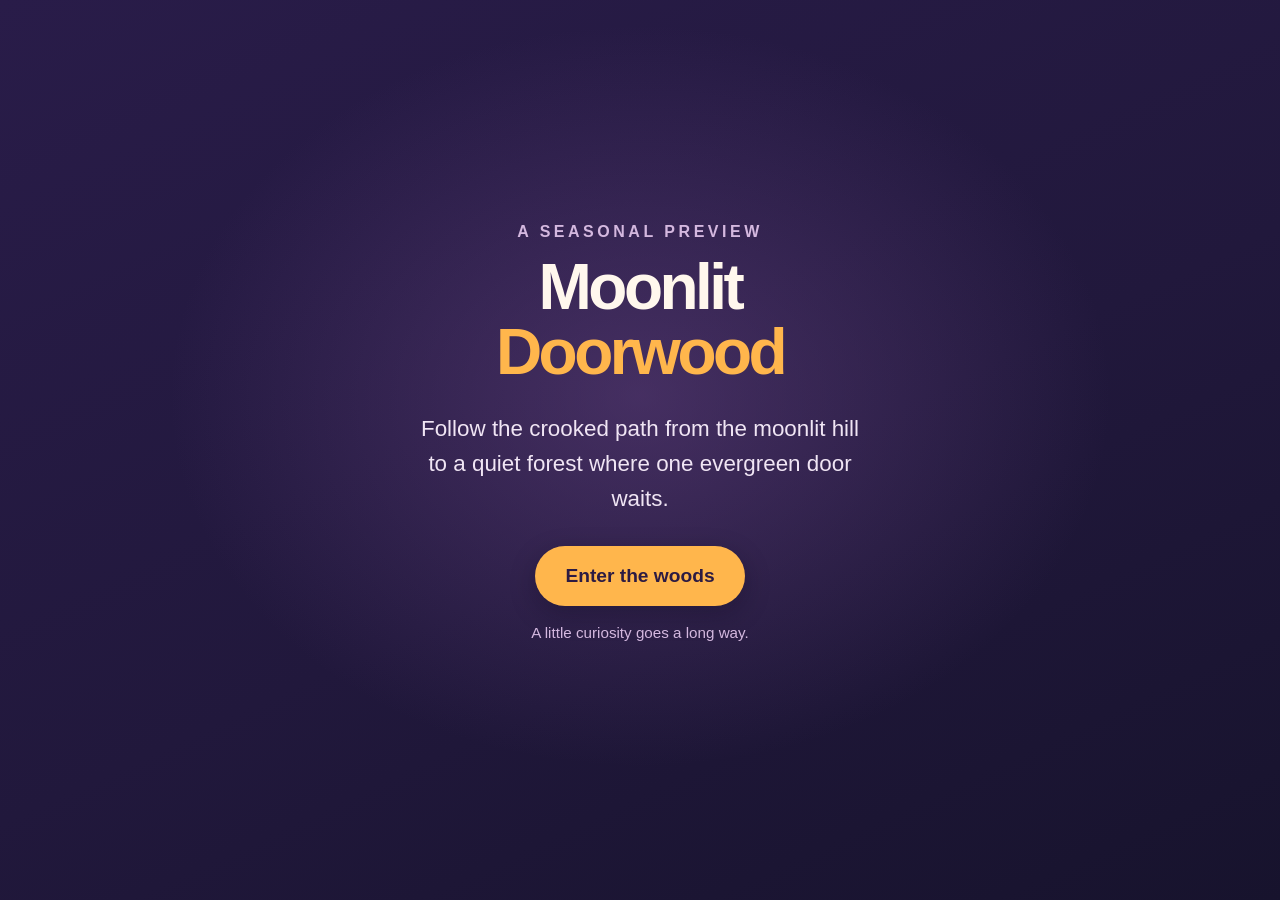
<file: index.html>
<!doctype html>
<html lang="en">
  <head>
    <meta charset="utf-8">
    <meta name="viewport" content="width=device-width, initial-scale=1">
    <meta name="theme-color" content="#0a0d1a">
    <title>Moonlit Doorwood</title>
    <link rel="stylesheet" href="styles.css">
    <script src="app.js" defer></script>
    <script src="door-story.js" defer></script>
    <script src="clock-story.js" defer></script>
    <script src="moon-story.js" defer></script>
  </head>
  <body>
    <main class="experience">
      <section class="welcome" id="welcome" aria-labelledby="title">
        <div class="welcome__content">
          <p class="eyebrow">A seasonal preview</p>
          <h1 id="title">Moonlit <span>Doorwood</span></h1>
          <p class="welcome__description">
            Follow the crooked path from the moonlit hill to a quiet forest
            where one evergreen door waits.
          </p>
          <button class="enter-button" id="enter-button" type="button">
            Enter the woods
          </button>
          <p class="welcome__note">A little curiosity goes a long way.</p>
          <p class="motion-note" id="motion-note" role="status" aria-live="polite" hidden>
            Reduced motion is on. The scene effects will stay still.
          </p>
        </div>
      </section>

      <audio
        id="ambience-audio"
        src="assets/audio/forest-winter-night.mp3"
        preload="none"
        loop
      ></audio>

      <audio id="wind-audio" src="assets/audio/wind-howl.mp3" preload="none" loop></audio>
      <audio id="chime-audio" src="assets/audio/clock-chime-13.mp3" preload="none"></audio>

      <section
        class="scene"
        id="scene"
        aria-label="Moonlit hill, crooked town, and the Christmas-tree door in the woods"
        hidden
      >
        <!-- Layers come from assets/layers/gothic_assets/gothic_parallax/manifest.json,
             drawn back to front at their trimmed offsets. Positions are in 941x1672 art
             pixels; interaction points live in hotspots.json in the same coordinates. -->
        <div
          class="stage"
          id="stage"
          role="group"
          aria-label="A stop-motion style night scene: a huge moon behind a curling spiral hill, a crooked town with glowing windows and a clock tower, and a great twisted tree with a green Christmas-tree door at the end of a stone path."
        >
          <img class="layer layer--sky-stars" src="assets/layers/gothic_assets/gothic_parallax/trimmed/01_sky_stars.png" style="left: 0px; top: 0px; width: 941px; height: 1672px" alt="" decoding="async">
          <img class="layer layer--moon" src="assets/layers/gothic_assets/gothic_parallax/trimmed/02_moon.png" style="left: 110px; top: 47px; width: 335px; height: 335px" alt="" decoding="async">
          <!-- Story 3: the sleigh silhouette (invisible until the moon is tapped); moon-story.js keeps it just behind the hill. -->
          <img class="sleigh" src="assets/story3/sleigh.png" alt="" decoding="async">
          <img class="layer layer--spiral-hill-body-trees-fence" src="assets/layers/gothic_assets/gothic_parallax/trimmed/03_spiral_hill_body_trees_fence.png" style="left: 0px; top: 156px; width: 941px; height: 418px" alt="" decoding="async">
          <img class="layer layer--spiral-tip" src="assets/layers/gothic_assets/gothic_parallax/trimmed/04_spiral_tip.png" style="left: 534px; top: 152px; width: 179px; height: 173px" alt="" decoding="async">
          <img class="layer layer--town-back-buildings" src="assets/layers/gothic_assets/gothic_parallax/trimmed/05_town_back_buildings.png" style="left: 0px; top: 303px; width: 941px; height: 366px" alt="" decoding="async">
          <img class="layer layer--clock-tower-body" src="assets/layers/gothic_assets/gothic_parallax/trimmed/06_clock_tower_body.png" style="left: 500px; top: 316px; width: 108px; height: 289px" alt="" decoding="async">
          <img class="layer layer--clock-face-hands" src="assets/layers/gothic_assets/gothic_parallax/trimmed/07_clock_face_hands.png" style="left: 541px; top: 432px; width: 32px; height: 36px" alt="" decoding="async">
          <img class="layer layer--town-left-front-buildings" src="assets/layers/gothic_assets/gothic_parallax/trimmed/08_town_left_front_buildings.png" style="left: 36px; top: 342px; width: 363px; height: 325px" alt="" decoding="async">
          <img class="layer layer--biggest-house-purple-roof" src="assets/layers/gothic_assets/gothic_parallax/trimmed/09_biggest_house_purple_roof.png" style="left: 626px; top: 429px; width: 312px; height: 284px" alt="" decoding="async">
          <!-- Layer 10 holds both shutters; two clipped copies let each swing on its own hinge. -->
          <img class="layer layer--biggest-house-open-shutters layer--shutter-left" src="assets/layers/gothic_assets/gothic_parallax/trimmed/10_biggest_house_open_shutters.png" style="left: 708px; top: 573px; width: 106px; height: 86px" alt="" decoding="async">
          <img class="layer layer--biggest-house-open-shutters layer--shutter-right" src="assets/layers/gothic_assets/gothic_parallax/trimmed/10_biggest_house_open_shutters.png" style="left: 708px; top: 573px; width: 106px; height: 86px" alt="" decoding="async">
          <img class="layer layer--town-wall-fences-stairs-path-jackolanterns" src="assets/layers/gothic_assets/gothic_parallax/trimmed/11_town_wall_fences_stairs_path_jackolanterns.png" style="left: 0px; top: 494px; width: 941px; height: 314px" alt="" decoding="async">
          <!-- Fog bands: code-made mist, one stage-width tile drifting seamlessly. -->
          <div class="fog fog--hill" aria-hidden="true"><div class="fog__drift"></div></div>
          <div class="fog fog--town" aria-hidden="true"><div class="fog__drift"></div></div>
          <img class="layer layer--dark-background-forest" src="assets/layers/gothic_assets/gothic_parallax/trimmed/12_dark_background_forest.png" style="left: 0px; top: 575px; width: 941px; height: 1097px" alt="" decoding="async">
          <img class="layer layer--big-door-tree-trunk-arched-frame" src="assets/layers/gothic_assets/gothic_parallax/trimmed/13_big_door_tree_trunk_arched_frame.png" style="left: 19px; top: 682px; width: 887px; height: 640px" alt="" decoding="async">
          <img class="layer layer--door-interior-snowy-christmas" src="assets/layers/gothic_assets/gothic_parallax/trimmed/14_door_interior_snowy_christmas.png" style="left: 401px; top: 927px; width: 203px; height: 318px" alt="" decoding="async">
          <img class="layer layer--green-christmas-door-panel" src="assets/layers/gothic_assets/gothic_parallax/trimmed/15_green_christmas_door_panel.png" style="left: 399px; top: 924px; width: 207px; height: 323px" alt="" decoding="async">
          <img class="layer layer--front-steps-two-lanterns" src="assets/layers/gothic_assets/gothic_parallax/trimmed/16_front_steps_two_lanterns.png" style="left: 343px; top: 1174px; width: 334px; height: 169px" alt="" decoding="async">
          <div class="fog fog--ground" aria-hidden="true"><div class="fog__drift"></div></div>
          <img class="layer layer--left-bushes-pumpkin" src="assets/layers/gothic_assets/gothic_parallax/trimmed/17_left_bushes_pumpkin.png" style="left: 0px; top: 1125px; width: 433px; height: 488px" alt="" decoding="async">
          <img class="layer layer--right-bushes-pumpkin" src="assets/layers/gothic_assets/gothic_parallax/trimmed/18_right_bushes_pumpkin.png" style="left: 510px; top: 1187px; width: 431px; height: 434px" alt="" decoding="async">
          <img class="layer layer--stone-path" src="assets/layers/gothic_assets/gothic_parallax/trimmed/19_stone_path.png" style="left: 147px; top: 1311px; width: 787px; height: 361px" alt="" decoding="async">
          <img class="layer layer--left-foreground-trunk" src="assets/layers/gothic_assets/gothic_parallax/trimmed/20_left_foreground_trunk.png" style="left: 0px; top: 0px; width: 355px; height: 1672px" alt="" decoding="async">
          <img class="layer layer--left-foreground-upper-branches" src="assets/layers/gothic_assets/gothic_parallax/trimmed/21_left_foreground_upper_branches.png" style="left: 0px; top: 0px; width: 475px; height: 338px" alt="" decoding="async">
          <img class="layer layer--right-foreground-trunk" src="assets/layers/gothic_assets/gothic_parallax/trimmed/22_right_foreground_trunk.png" style="left: 651px; top: 0px; width: 290px; height: 1672px" alt="" decoding="async">
          <img class="layer layer--right-foreground-upper-branches" src="assets/layers/gothic_assets/gothic_parallax/trimmed/23_right_foreground_upper_branches.png" style="left: 499px; top: 0px; width: 442px; height: 207px" alt="" decoding="async">
          <img class="layer layer--foreground-bottom-leaves" src="assets/layers/gothic_assets/gothic_parallax/trimmed/24_foreground_bottom_leaves.png" style="left: 0px; top: 1404px; width: 941px; height: 268px" alt="" decoding="async">
          <!-- Story 1 trigger: one door-sized target; last in the stage so its focus ring sits on top. -->
          <button class="door-target" id="door-target" type="button" aria-label="Christmas-tree door. Tap to light its ornaments."></button>
          <!-- Story 2 trigger: a target over the tower's clock face. -->
          <button class="clock-target" id="clock-target" type="button" aria-label="Clock tower clock. Tap to look closer."></button>
          <!-- Story 3 trigger: a circle over the moon. -->
          <button class="moon-target" id="moon-target" type="button" aria-label="The moon. Tap it."></button>
          <!-- Story 2 close-up: its own 941x1672 scene, grown out of the clock when opened. -->
          <div class="closeup" id="clock-closeup" role="group" aria-label="Close-up of the clock face" hidden>
            <img class="closeup__scene" src="assets/story2/clock-closeup.webp" alt="" decoding="async">
            <div class="closeup__face" id="clock-face"></div>
            <img class="closeup__hand closeup__hand--hour" id="hour-hand" src="assets/story2/clock-hand-hour.png" alt="" decoding="async">
            <div class="closeup__hand closeup__hand--minute" id="minute-hand" role="slider" tabindex="0" aria-label="Minute hand. Turn it clockwise toward midnight." aria-valuemin="0" aria-valuemax="719" aria-valuenow="0">
              <img src="assets/story2/clock-hand-minute.png" alt="" decoding="async">
            </div>
          </div>
        </div>
        <p class="story-hint" id="story-hint" role="status" aria-live="polite"></p>
        <div class="scene-controls">
          <button class="pause-control" id="clock-back" type="button" hidden>Back</button>
          <button
            class="pause-control"
            id="pause-control"
            type="button"
            aria-label="Pause scene motion and ambience"
          >
            Pause
          </button>
        </div>
        <p class="experience-status" id="experience-status" role="status" aria-live="polite"></p>
      </section>
    </main>
  </body>
</html>
</file>
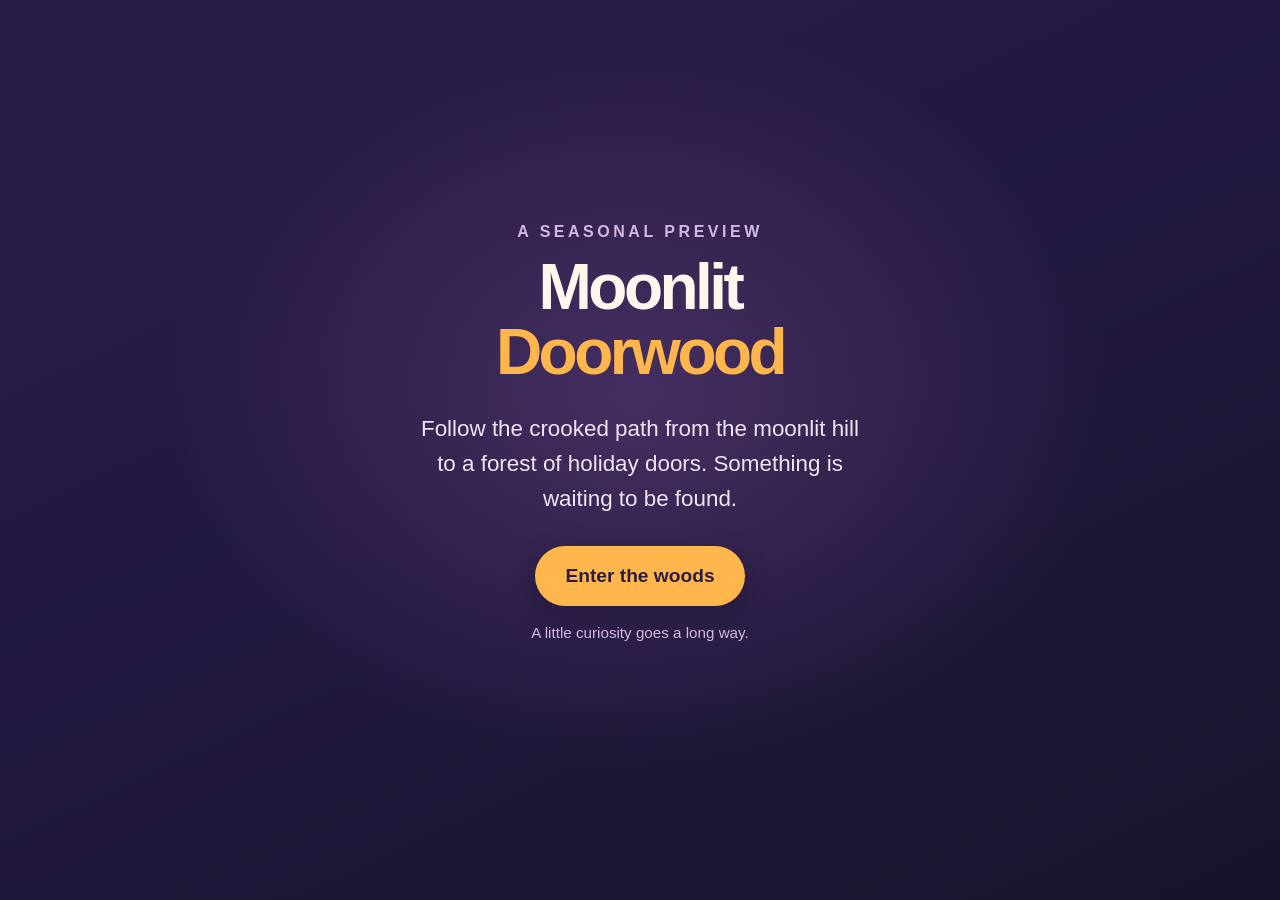
<file: archive/css-scene/index.html>
<!doctype html>
<html lang="en">
  <head>
    <meta charset="utf-8">
    <meta name="viewport" content="width=device-width, initial-scale=1">
    <meta name="theme-color" content="#17132d">
    <title>Moonlit Doorwood</title>
    <link rel="stylesheet" href="styles.css">
    <script src="app.js" defer></script>
  </head>
  <body>
    <main class="experience">
      <section class="welcome" id="welcome" aria-labelledby="title">
        <div class="welcome__content">
          <p class="eyebrow">A seasonal preview</p>
          <h1 id="title">Moonlit <span>Doorwood</span></h1>
          <p class="welcome__description">
            Follow the crooked path from the moonlit hill to a forest of
            holiday doors. Something is waiting to be found.
          </p>
          <button class="enter-button" id="enter-button" type="button">
            Enter the woods
          </button>
          <p class="welcome__note">A little curiosity goes a long way.</p>
        </div>
      </section>

      <section
        class="scene"
        id="scene"
        aria-label="Moonlit hill, quiet town, and holiday-door woods"
        hidden
      >
        <div class="stars" aria-hidden="true"></div>

        <div class="hill">
          <div class="moon" aria-hidden="true">
            <span></span><span></span><span></span>
          </div>
          <div class="hill__ridge hill__ridge--back"></div>
          <div class="hill__ridge hill__ridge--front"></div>
          <p class="scene-label scene-label--hill">The moonlit hill</p>
        </div>

        <div class="town">
          <p class="scene-label scene-label--town">A town tucked away</p>
          <div class="house house--small" aria-hidden="true">
            <div class="house__roof"></div>
            <div class="house__body"><i></i><i></i></div>
          </div>
          <div class="house house--large" aria-hidden="true">
            <div class="house__roof"></div>
            <div class="house__body">
              <i></i><i></i>
              <b></b>
            </div>
          </div>
          <div class="town__mist" aria-hidden="true"></div>
        </div>

        <div class="woods">
          <p class="scene-label scene-label--woods">The doorwood</p>
          <div class="tree tree--left" aria-hidden="true"><i></i></div>
          <div class="tree tree--right" aria-hidden="true"><i></i></div>
          <div class="path" aria-hidden="true"></div>
          <div class="doors" aria-label="Three mysterious holiday doors">
            <div class="door door--gold" role="img" aria-label="Golden door">
              <span></span>
            </div>
            <div class="door door--blue" role="img" aria-label="Blue door">
              <span></span>
            </div>
            <div class="door door--rose" role="img" aria-label="Rose door">
              <span></span>
            </div>
          </div>
          <div class="fireflies" aria-hidden="true">· &nbsp; · &nbsp; ·</div>
        </div>

        <p class="scene-caption">Three little doors. Three big mysteries.</p>
      </section>
    </main>
  </body>
</html>
</file>
<file: styles.css>
:root {
  color-scheme: dark;
  font-family: "Trebuchet MS", "Segoe UI", sans-serif;
  color: #fff7ed;
  background: #0a0d1a;
  font-synthesis: none;
  text-rendering: optimizeLegibility;
  -webkit-font-smoothing: antialiased;
  --night: #0a0d1a;
  --violet: #39234f;
  --mauve: #90609b;
  --gold: #ffb64c;
  --cream: #fff0c9;
}

* {
  box-sizing: border-box;
}

html,
body {
  width: 100%;
  min-width: 280px;
  height: 100%;
  min-height: 100%;
  margin: 0;
  overflow: hidden;
}

body {
  background: var(--night);
}

button {
  font: inherit;
}

.experience {
  position: relative;
  width: 100%;
  height: 100%;
  height: 100svh;
  min-height: 420px;
  overflow: hidden;
  isolation: isolate;
}

.welcome {
  position: absolute;
  inset: 0;
  display: grid;
  place-items: center;
  padding: max(32px, env(safe-area-inset-top)) 28px max(32px, env(safe-area-inset-bottom));
  text-align: center;
  background:
    radial-gradient(ellipse at 50% 44%, rgb(112 74 141 / 45%), transparent 52%),
    linear-gradient(155deg, #291c49 0%, #21183c 55%, #17132d 100%);
}

.welcome__content {
  width: min(100%, 460px);
  transform: translateY(-2vh);
}

.eyebrow {
  margin: 0 0 14px;
  color: #d4b8df;
  font-size: clamp(0.75rem, 3vw, 1rem);
  font-weight: 700;
  letter-spacing: 0.22em;
  text-transform: uppercase;
}

h1 {
  margin: 0;
  font-size: clamp(2.2rem, 10vw, 4rem);
  line-height: 1.03;
  letter-spacing: -0.055em;
}

h1 span {
  display: block;
  color: var(--gold);
}

.welcome__description {
  max-width: 28rem;
  margin: 26px auto 30px;
  color: #f0e5f4;
  font-size: clamp(1rem, 4.6vw, 1.4rem);
  line-height: 1.55;
}

.enter-button {
  min-width: 210px;
  min-height: 60px;
  padding: 14px 28px;
  border: 0;
  border-radius: 999px;
  color: #2c1b43;
  background: var(--gold);
  box-shadow: 0 8px 26px rgb(10 6 24 / 28%);
  cursor: pointer;
  font-size: 1.2rem;
  font-weight: 800;
  transition: background-color 160ms ease, transform 160ms ease;
}

.enter-button:hover {
  transform: translateY(-2px);
  background: #ffca70;
}

.enter-button:focus-visible {
  outline: 3px solid #fff7ed;
  outline-offset: 5px;
}

.welcome__note {
  margin: 18px 0 0;
  color: #d4b8df;
  font-size: 0.95rem;
}

.motion-note {
  max-width: 30rem;
  margin: 14px auto 0;
  color: var(--cream);
  font-size: 0.9rem;
  line-height: 1.4;
}

.motion-note[hidden] {
  display: none;
}

/* Scene: the 941x1672 layered art, scaled to fit with plain bands above/below. */
.scene {
  position: absolute;
  inset: 0;
  overflow: hidden;
  background: var(--night);
}

.scene[hidden] {
  display: none;
}

/* Fixed art-sized canvas. app.js sets --stage-scale so the whole stage
   shrinks or grows as one unit and every layer stays registered. */
.stage {
  position: absolute;
  top: 50%;
  left: 50%;
  width: 941px;
  height: 1672px;
  overflow: hidden;
  transform: translate(-50%, -50%) scale(var(--stage-scale, 1));
  transform-origin: center;
}

/* Each layer is a trimmed PNG placed by its manifest offset (inline style). */
.layer {
  position: absolute;
  display: block;
  max-width: none;
  user-select: none;
  -webkit-user-drag: none;
  pointer-events: none;
}

/* Light overlays: soft radial glows added by app.js at hotspot positions.
   They are lit and still by default; motion only runs while the scene is
   playing and the device has not asked for reduced motion. */
.glow {
  position: absolute;
  border-radius: 50%;
  pointer-events: none;
  mix-blend-mode: screen;
  opacity: 0.8;
}

.glow--window,
.glow--pumpkin,
.glow--lantern {
  background: radial-gradient(circle, rgb(255 196 96 / 85%) 0%, rgb(255 140 40 / 35%) 38%, transparent 70%);
}

.glow--pumpkin {
  background: radial-gradient(circle, rgb(255 160 50 / 85%) 0%, rgb(255 100 20 / 35%) 40%, transparent 70%);
}

.glow--moon {
  background: radial-gradient(circle, rgb(200 215 255 / 50%) 0%, rgb(150 170 235 / 22%) 45%, transparent 70%);
  opacity: 0.85;
}

.scene:not(.scene--reduced-motion) .glow--window,
.scene:not(.scene--reduced-motion) .glow--pumpkin,
.scene:not(.scene--reduced-motion) .glow--lantern {
  animation: flicker var(--glow-speed) steps(1, end) var(--glow-delay) infinite;
}

.scene:not(.scene--reduced-motion) .glow--moon {
  animation: moon-breathe 7s ease-in-out infinite;
}

/* Pausing freezes each glow on its current frame; Play resumes from there. */
.scene--paused .glow {
  animation-play-state: paused !important;
}

@keyframes flicker {
  0% { opacity: 0.8; }
  12% { opacity: 0.55; }
  18% { opacity: 0.95; }
  41% { opacity: 0.7; }
  47% { opacity: 1; }
  73% { opacity: 0.6; }
  80% { opacity: 0.9; }
}

@keyframes moon-breathe {
  0%, 100% { opacity: 0.6; transform: scale(0.96); }
  50% { opacity: 1; transform: scale(1.06); }
}

/* Fog: each band is a stage-wide window onto a 2x-wide strip whose blobs repeat
   every 941px, so sliding the strip by exactly one tile loops with no seam. */
.fog {
  position: absolute;
  left: 0;
  width: 941px;
  overflow: hidden;
  pointer-events: none;
}

.fog__drift {
  width: 1882px;
  height: 100%;
  background-repeat: repeat-x;
  background-size: 941px 100%;
  background-image:
    radial-gradient(ellipse 240px 42% at 18% 55%, rgb(190 205 235 / 55%), transparent 100%),
    radial-gradient(ellipse 300px 36% at 52% 42%, rgb(190 205 235 / 45%), transparent 100%),
    radial-gradient(ellipse 220px 46% at 84% 60%, rgb(190 205 235 / 50%), transparent 100%);
  filter: blur(14px);
}

.fog--hill { top: 250px; height: 220px; opacity: 0.55; }
.fog--town { top: 520px; height: 260px; opacity: 0.7; }
.fog--ground { top: 1200px; height: 300px; opacity: 0.6; }

.scene:not(.scene--reduced-motion) .fog__drift {
  animation: fog-drift 70s linear infinite;
}

.scene:not(.scene--reduced-motion) .fog--town .fog__drift {
  animation-duration: 50s;
}

.scene:not(.scene--reduced-motion) .fog--ground .fog__drift {
  animation-direction: reverse;
  animation-duration: 90s;
}

.scene--paused .fog__drift {
  animation-play-state: paused !important;
}

@keyframes fog-drift {
  to { transform: translateX(-941px); }
}

/* Branch sway: small rotations about the pivots in hotspots.json (branchPivots),
   written relative to each layer's own top-left offset. */
.layer--left-foreground-upper-branches {
  transform-origin: 34px 226px;
}

.layer--right-foreground-upper-branches {
  transform-origin: 402px 134px;
}

.scene:not(.scene--reduced-motion) .layer--left-foreground-upper-branches {
  animation: branch-sway 9s ease-in-out infinite alternate;
}

.scene:not(.scene--reduced-motion) .layer--right-foreground-upper-branches {
  animation: branch-sway 11s ease-in-out -4s infinite alternate-reverse;
}

@keyframes branch-sway {
  from { transform: rotate(-1.4deg); }
  to { transform: rotate(1.4deg); }
}

/* Shutters: the two halves of layer 10, clipped at its midpoint and swung about
   their hinge edges (shutterHinges in hotspots.json). They rest flat and open;
   a gust throws each outward, then it slams back against the wall. --swing
   flips the direction so both free edges come toward the viewer. */
.layer--shutter-left {
  clip-path: inset(0 53px 0 0);
  transform-origin: 27px 44px;
  --swing: 1;
}

.layer--shutter-right {
  clip-path: inset(0 0 0 53px);
  transform-origin: 75px 44px;
  --swing: -1;
}

.scene:not(.scene--reduced-motion) .layer--shutter-left {
  animation: shutter-bang 7s ease-in-out infinite;
}

.scene:not(.scene--reduced-motion) .layer--shutter-right {
  animation: shutter-bang 7s ease-in-out -2.3s infinite;
}

@keyframes shutter-bang {
  0%, 58% { transform: perspective(260px) rotateY(0deg); }
  66% { transform: perspective(260px) rotateY(calc(var(--swing) * 42deg)); }
  70% { transform: perspective(260px) rotateY(0deg); }
  73% { transform: perspective(260px) rotateY(calc(var(--swing) * 9deg)); }
  76%, 100% { transform: perspective(260px) rotateY(0deg); }
}

.scene--paused .layer--left-foreground-upper-branches,
.scene--paused .layer--right-foreground-upper-branches,
.scene--paused .layer--shutter-left,
.scene--paused .layer--shutter-right {
  animation-play-state: paused !important;
}

/* Story 1 ornaments: unlit until a tap adds .glow--lit, then they fade in. */
.glow--ornament {
  background: radial-gradient(circle, #fff 0%, var(--ornament-color) 28%, transparent 68%);
  opacity: 0;
  transition: opacity 400ms ease;
}

.glow--star {
  background: radial-gradient(circle, #fff 0%, rgb(255 226 120 / 85%) 30%, transparent 70%);
  opacity: 0;
  transition: opacity 400ms ease;
}

.glow--lit {
  opacity: 1;
}

/* The one tap target over the door. Transparent; the art shows through. */
.door-target {
  position: absolute;
  left: 399px;
  top: 924px;
  width: 207px;
  height: 323px;
  padding: 0;
  border: 0;
  border-radius: 100px 100px 12px 12px;
  background: transparent;
  cursor: pointer;
  -webkit-tap-highlight-color: transparent;
}

.door-target:focus-visible {
  outline: 6px solid var(--cream);
  outline-offset: 6px;
}

/* Snow gust: flakes burst from the doorway while a pale wash covers the stage.
   Both are created and removed by door-story.js for each reveal. */
.snow-wash {
  position: absolute;
  inset: 0;
  pointer-events: none;
  opacity: 0;
  background: radial-gradient(circle at 54% 65%, #fff 0%, #e4eeff 50%, #b9cbee 100%);
}

.snow-flake {
  position: absolute;
  border-radius: 50%;
  pointer-events: none;
  opacity: 0;
  background: #fff;
  box-shadow: 0 0 8px 2px rgb(255 255 255 / 70%);
}

/* Idle hint: a soft pulsing halo around the door. */
.door-target--hinting {
  box-shadow: 0 0 40px 12px rgb(255 226 150 / 55%);
}

.scene:not(.scene--reduced-motion) .door-target--hinting {
  animation: door-hint 2.4s ease-in-out infinite;
}

.scene--paused .door-target {
  animation-play-state: paused !important;
}

@keyframes door-hint {
  0%, 100% { box-shadow: 0 0 14px 2px rgb(255 226 150 / 15%); }
  50% { box-shadow: 0 0 46px 16px rgb(255 226 150 / 65%); }
}

.story-hint {
  position: absolute;
  z-index: 1;
  right: 16px;
  bottom: max(72px, calc(env(safe-area-inset-bottom) + 56px));
  left: 16px;
  width: fit-content;
  max-width: min(32rem, calc(100% - 32px));
  margin: 0 auto;
  padding: 10px 14px;
  border-radius: 12px;
  color: #fff7ed;
  background: rgb(10 13 26 / 82%);
  font-size: 0.9rem;
  line-height: 1.4;
  text-align: center;
  pointer-events: none;
}

.story-hint:empty {
  display: none;
}

/* Story 3: the sleigh silhouette and its screen effects. Everything here is
   invisible at rest; moon-story.js animates it and removes the temporary bits. */
.sleigh {
  position: absolute;
  top: 0;
  left: 0;
  width: 364px;
  height: 80px;
  max-width: none;
  opacity: 0;
  user-select: none;
  -webkit-user-drag: none;
  pointer-events: none;
}

.sparkle,
.sparkle-dust {
  position: absolute;
  pointer-events: none;
  opacity: 0;
  border-radius: 50%;
}

/* Gold glitter shed behind the sleigh. */
.sparkle-dust {
  background: radial-gradient(circle, #fff6c8 0%, #ffcf5a 45%, transparent 75%);
}

/* A four-point glint for the star twinkle wave. */
.sparkle {
  width: 34px;
  height: 34px;
  background:
    linear-gradient(90deg, transparent 0%, #fff 50%, transparent 100%) center / 100% 3px no-repeat,
    linear-gradient(0deg, transparent 0%, #fff 50%, transparent 100%) center / 3px 100% no-repeat,
    radial-gradient(circle, #fff 0%, rgb(255 255 255 / 0%) 55%);
}

/* A soft dark vignette that dims the edges so the moon and sleigh stand out. */
.night-veil {
  position: absolute;
  inset: 0;
  pointer-events: none;
  opacity: 0;
  background: radial-gradient(circle at 29% 13%, transparent 12%, rgb(4 6 22 / 62%) 75%);
}

/* Tap target: a circle over the moon (hotspots.json moon: x 277, y 214, r 164). */
.moon-target {
  position: absolute;
  left: 113px;
  top: 50px;
  width: 328px;
  height: 328px;
  padding: 0;
  border: 0;
  border-radius: 50%;
  background: transparent;
  cursor: pointer;
  -webkit-tap-highlight-color: transparent;
}

.moon-target:focus-visible {
  outline: 6px solid var(--cream);
  outline-offset: 6px;
}

.moon-target--hinting {
  box-shadow: 0 0 60px 18px rgb(255 240 190 / 40%);
}

.scene:not(.scene--reduced-motion) .moon-target--hinting {
  animation: door-hint 2.4s ease-in-out infinite;
}

.scene--paused .moon-target,
.scene--paused .clock-target {
  animation-play-state: paused !important;
}

/* Story 2: tap target over the tower clock, and the close-up scene it opens. */
.clock-target {
  position: absolute;
  /* Centered on the clock (556, 449); 136 art px is 44+ css px at 320-wide phones. */
  left: 488px;
  top: 381px;
  width: 136px;
  height: 136px;
  padding: 0;
  border: 0;
  border-radius: 50%;
  background: transparent;
  cursor: pointer;
  -webkit-tap-highlight-color: transparent;
}

.clock-target:focus-visible {
  outline: 6px solid var(--cream);
  outline-offset: 4px;
}

.clock-target--hinting {
  box-shadow: 0 0 36px 10px rgb(255 226 150 / 55%);
}

.scene:not(.scene--reduced-motion) .clock-target--hinting {
  animation: door-hint 2.4s ease-in-out infinite;
}

.closeup {
  position: absolute;
  top: 0;
  left: 0;
  width: 941px;
  height: 1672px;
  overflow: hidden;
}

.closeup[hidden] {
  display: none;
}

.closeup__scene {
  position: absolute;
  top: 0;
  left: 0;
  width: 941px;
  height: 1672px;
  user-select: none;
  -webkit-user-drag: none;
  pointer-events: none;
}

/* Drag surface: the clock face, centered on the hands' pivot (480, 866). */
.closeup__face {
  position: absolute;
  top: 495px;
  left: 109px;
  width: 742px;
  height: 742px;
  border-radius: 50%;
  cursor: grab;
  touch-action: none;
}

.closeup__face:active {
  cursor: grabbing;
}

/* Each hand sits with its hub on the face center and turns about it. */
.closeup__hand {
  position: absolute;
  pointer-events: none;
  filter: drop-shadow(0 5px 6px rgb(0 0 0 / 55%));
}

.closeup__hand img {
  display: block;
}

/* Sizes and pivots come from assets/story2/clock-hands.json (hub = face center). */
.closeup__hand--hour {
  top: 661.3px;
  left: 447.7px;
  width: 66px;
  height: 241px;
  transform-origin: 32.3px 204.7px;
}

.closeup__hand--minute {
  top: 554.9px;
  left: 447.7px;
  width: 65px;
  height: 343px;
  transform-origin: 32.3px 311.1px;
}

/* A glow instead of a box outline, which would swing around with the hand. */
.closeup__hand--minute:focus-visible {
  outline: none;
  filter: drop-shadow(0 0 12px var(--cream)) drop-shadow(0 0 4px var(--cream)) drop-shadow(0 5px 6px rgb(0 0 0 / 55%));
}

.closeup__hand--hinting {
  filter: drop-shadow(0 0 14px rgb(255 226 150 / 90%)) drop-shadow(0 5px 6px rgb(0 0 0 / 55%));
}

.scene-controls {
  display: flex;
  gap: 8px;
  position: absolute;
  z-index: 1;
  top: max(16px, env(safe-area-inset-top));
  right: max(16px, env(safe-area-inset-right));
}

.pause-control {
  min-width: 52px;
  min-height: 48px;
  padding: 10px 16px;
  border: 1px solid rgb(255 240 201 / 45%);
  border-radius: 999px;
  color: #fff7ed;
  background: rgb(10 13 26 / 88%);
  box-shadow: 0 3px 14px rgb(0 0 0 / 28%);
  cursor: pointer;
  font-size: 0.95rem;
  font-weight: 700;
}

.pause-control:hover {
  background: #39234f;
}

.pause-control:focus-visible {
  outline: 3px solid var(--cream);
  outline-offset: 3px;
}

.experience-status {
  position: absolute;
  z-index: 1;
  right: 16px;
  bottom: max(16px, env(safe-area-inset-bottom));
  left: 16px;
  width: fit-content;
  max-width: min(32rem, calc(100% - 32px));
  margin: 0 auto;
  padding: 10px 14px;
  border-radius: 12px;
  color: #fff7ed;
  background: rgb(10 13 26 / 92%);
  font-size: 0.875rem;
  line-height: 1.4;
  text-align: center;
}

.experience-status:empty {
  display: none;
}

@media (max-height: 560px) {
  .welcome__content {
    transform: none;
  }

  .welcome__description {
    margin: 14px auto 16px;
  }

  .enter-button {
    min-height: 52px;
  }
}

@media (prefers-reduced-motion: reduce) {
  *,
  *::before,
  *::after {
    scroll-behavior: auto !important;
    transition-duration: 0.01ms !important;
  }
}
</file>
<file: archive/css-scene/styles.css>
:root {
  color-scheme: dark;
  font-family: "Trebuchet MS", "Segoe UI", sans-serif;
  color: #fff7ed;
  background: #17132d;
  font-synthesis: none;
  text-rendering: optimizeLegibility;
  -webkit-font-smoothing: antialiased;
  --night: #17132d;
  --violet: #39234f;
  --mauve: #90609b;
  --gold: #ffb64c;
  --cream: #fff0c9;
}

* {
  box-sizing: border-box;
}

html,
body {
  width: 100%;
  min-width: 280px;
  height: 100%;
  min-height: 100%;
  margin: 0;
  overflow: hidden;
}

body {
  background:
    radial-gradient(ellipse at 50% 37%, #45325c 0, transparent 48%),
    linear-gradient(180deg, #21183a, var(--night) 78%);
}

button {
  font: inherit;
}

.experience {
  position: relative;
  width: 100%;
  height: 100%;
  height: 100svh;
  min-height: 420px;
  overflow: hidden;
  isolation: isolate;
}

.welcome {
  position: absolute;
  inset: 0;
  display: grid;
  place-items: center;
  padding: max(32px, env(safe-area-inset-top)) 28px max(32px, env(safe-area-inset-bottom));
  text-align: center;
  background:
    radial-gradient(ellipse at 50% 44%, rgb(112 74 141 / 45%), transparent 52%),
    linear-gradient(155deg, #291c49 0%, #21183c 55%, #17132d 100%);
}

.welcome__content {
  width: min(100%, 460px);
  transform: translateY(-2vh);
}

.eyebrow {
  margin: 0 0 14px;
  color: #d4b8df;
  font-size: clamp(0.75rem, 3vw, 1rem);
  font-weight: 700;
  letter-spacing: 0.22em;
  text-transform: uppercase;
}

h1 {
  margin: 0;
  font-size: clamp(2.2rem, 10vw, 4rem);
  line-height: 1.03;
  letter-spacing: -0.055em;
}

h1 span {
  display: block;
  color: var(--gold);
}

.welcome__description {
  max-width: 28rem;
  margin: 26px auto 30px;
  color: #f0e5f4;
  font-size: clamp(1rem, 4.6vw, 1.4rem);
  line-height: 1.55;
}

.enter-button {
  min-width: 210px;
  min-height: 60px;
  padding: 14px 28px;
  border: 0;
  border-radius: 999px;
  color: #2c1b43;
  background: var(--gold);
  box-shadow: 0 8px 26px rgb(10 6 24 / 28%);
  cursor: pointer;
  font-size: 1.2rem;
  font-weight: 800;
  transition: background-color 160ms ease, transform 160ms ease;
}

.enter-button:hover {
  transform: translateY(-2px);
  background: #ffca70;
}

.enter-button:focus-visible {
  outline: 3px solid #fff7ed;
  outline-offset: 5px;
}

.welcome__note {
  margin: 18px 0 0;
  color: #d4b8df;
  font-size: 0.95rem;
}

.scene {
  position: absolute;
  inset: 0;
  overflow: hidden;
  background: linear-gradient(180deg, #111a35 0%, #283251 42%, #422b57 72%, #1b1c34 100%);
}

.scene[hidden] {
  display: none;
}

.stars {
  position: absolute;
  inset: 0 0 48%;
  opacity: 0.82;
  background-image:
    radial-gradient(circle, #fff3d0 1px, transparent 1.8px),
    radial-gradient(circle, #f3d8ff 1px, transparent 1.8px),
    radial-gradient(circle, #fff3d0 1px, transparent 1.8px);
  background-position: 7% 15%, 84% 19%, 43% 39%;
  background-size: 97px 113px, 131px 139px, 173px 151px;
}

.hill {
  position: absolute;
  inset: 0 0 68%;
  overflow: hidden;
}

.moon {
  position: absolute;
  top: 8%;
  left: 50%;
  width: clamp(100px, 30vw, 170px);
  aspect-ratio: 1;
  border-radius: 50%;
  transform: translateX(-50%);
  background:
    radial-gradient(circle at 32% 34%, #e7cb8b 0 4%, transparent 5%),
    radial-gradient(circle at 66% 60%, #e7cb8b 0 6%, transparent 7%),
    radial-gradient(circle at 60% 26%, #f3dca6 0 3%, transparent 4%),
    #ffe9ae;
  box-shadow: 0 0 42px rgb(255 219 151 / 34%), 0 0 95px rgb(255 219 151 / 17%);
}

.hill__ridge {
  position: absolute;
  bottom: -34%;
  width: 78%;
  height: 74%;
  border-radius: 50% 50% 0 0;
}

.hill__ridge--back {
  left: -18%;
  transform: rotate(-12deg);
  background: linear-gradient(160deg, #535073, #302746 72%);
}

.hill__ridge--front {
  right: -20%;
  bottom: -43%;
  transform: rotate(11deg);
  background: linear-gradient(180deg, #38304f, #322548);
}

.scene-label {
  position: absolute;
  z-index: 5;
  margin: 0;
  color: #f8e9d4;
  font-size: clamp(0.7rem, 2.8vw, 0.92rem);
  font-weight: 700;
  letter-spacing: 0.13em;
  text-shadow: 0 2px 8px #151126;
  text-transform: uppercase;
}

.scene-label--hill {
  top: 6%;
  left: 7%;
}

.town {
  position: absolute;
  inset: 27% 0 38%;
  background: linear-gradient(180deg, transparent 0%, rgb(116 91 133 / 20%) 44%, transparent 100%);
}

.scene-label--town {
  top: 8%;
  left: 7%;
}

.house {
  position: absolute;
  bottom: 11%;
  filter: drop-shadow(0 10px 12px rgb(10 8 26 / 32%));
}

.house--small {
  left: 14%;
  width: 25%;
  height: 43%;
}

.house--large {
  right: 13%;
  bottom: 5%;
  width: 33%;
  height: 62%;
}

.house__roof {
  position: absolute;
  top: 0;
  left: -8%;
  width: 116%;
  height: 52%;
  clip-path: polygon(50% 0, 100% 100%, 0 100%);
  background: #25243d;
}

.house__body {
  position: absolute;
  right: 8%;
  bottom: 0;
  left: 8%;
  height: 65%;
  border: 2px solid #8a6e98;
  border-radius: 30% 30% 5% 5%;
  background: linear-gradient(145deg, #76517e, #493356);
}

.house__body i {
  position: absolute;
  top: 18%;
  width: 20%;
  height: 23%;
  border: 2px solid #563853;
  border-radius: 50% 50% 20% 20%;
  background: #ffd078;
  box-shadow: 0 0 14px rgb(255 190 95 / 45%);
}

.house__body i:first-child {
  left: 17%;
}

.house__body i:nth-child(2) {
  right: 17%;
}

.house__body b {
  position: absolute;
  bottom: 0;
  left: 38%;
  width: 26%;
  height: 43%;
  border: 2px solid #a789a4;
  border-bottom: 0;
  border-radius: 48% 48% 0 0;
  background: #30243e;
}

.town__mist {
  position: absolute;
  right: -10%;
  bottom: -5%;
  left: -10%;
  height: 28%;
  background: linear-gradient(0deg, rgb(207 177 204 / 22%), transparent);
}

.woods {
  position: absolute;
  inset: 60% 0 0;
  overflow: hidden;
  background: linear-gradient(180deg, #302344 0%, #20203a 46%, #171a30 100%);
}

.woods::before,
.woods::after {
  position: absolute;
  top: 8%;
  width: 42%;
  height: 70%;
  border-radius: 50%;
  background: #28243f;
  content: "";
}

.woods::before {
  left: -22%;
}

.woods::after {
  right: -22%;
}

.scene-label--woods {
  top: 8%;
  left: 7%;
}

.tree {
  position: absolute;
  z-index: 1;
  top: 14%;
  width: 27%;
  height: 80%;
}

.tree::before,
.tree::after {
  position: absolute;
  top: 0;
  width: 100%;
  height: 54%;
  border-radius: 50% 50% 38% 38%;
  background: #48335f;
  box-shadow: 0 35px 0 -4px #382b50, 0 67px 0 -9px #302744;
  content: "";
}

.tree::after {
  top: 25%;
  transform: scale(0.74);
  background: #523a69;
}

.tree i {
  position: absolute;
  top: 44%;
  left: 47%;
  width: 10%;
  height: 56%;
  background: #47344e;
}

.tree--left {
  left: -9%;
}

.tree--right {
  right: -9%;
  transform: scale(0.9);
}

.path {
  position: absolute;
  z-index: 2;
  bottom: -16%;
  left: 50%;
  width: 46%;
  height: 88%;
  border-radius: 50% 50% 0 0;
  transform: translateX(-50%) perspective(120px) rotateX(12deg);
  background:
    radial-gradient(ellipse at 50% 17%, #a27d79 0 4%, transparent 4.5%),
    radial-gradient(ellipse at 41% 32%, #b38f83 0 5%, transparent 5.5%),
    radial-gradient(ellipse at 57% 48%, #9a777c 0 6%, transparent 6.5%),
    radial-gradient(ellipse at 46% 65%, #b38f83 0 8%, transparent 8.5%),
    linear-gradient(90deg, transparent, rgb(211 168 151 / 33%), transparent);
}

.doors {
  position: absolute;
  z-index: 3;
  right: 14%;
  bottom: 15%;
  left: 14%;
  display: flex;
  align-items: end;
  justify-content: space-between;
  height: 52%;
}

.door {
  position: relative;
  width: clamp(38px, 12vw, 62px);
  height: 53%;
  border: 4px solid #211a32;
  border-radius: 48% 48% 4px 4px;
  box-shadow: 0 0 0 2px rgb(226 187 156 / 36%), 0 0 23px rgb(243 171 99 / 16%);
}

.door::before {
  position: absolute;
  inset: 9% 9% 0;
  border: 1px solid rgb(255 234 196 / 45%);
  border-bottom: 0;
  border-radius: 48% 48% 0 0;
  content: "";
}

.door span {
  position: absolute;
  right: 16%;
  bottom: 32%;
  width: 5px;
  aspect-ratio: 1;
  border-radius: 50%;
  background: #ffe4a8;
}

.door--gold {
  height: 64%;
  background: linear-gradient(90deg, #8c4c46, #bd7954);
}

.door--blue {
  height: 78%;
  background: linear-gradient(90deg, #435878, #69859a);
}

.door--rose {
  height: 60%;
  background: linear-gradient(90deg, #865073, #b26b81);
}

.fireflies {
  position: absolute;
  z-index: 4;
  top: 34%;
  left: 43%;
  color: #ffdc85;
  font-size: 1.4rem;
  letter-spacing: 0.8em;
  text-shadow: 0 0 10px #ffbd5e;
}

.scene-caption {
  position: absolute;
  z-index: 6;
  right: 18px;
  bottom: max(18px, env(safe-area-inset-bottom));
  left: 18px;
  margin: 0;
  padding: 12px 14px;
  border: 1px solid rgb(255 241 221 / 14%);
  border-radius: 14px;
  color: #fff2e3;
  background: rgb(26 20 44 / 82%);
  font-size: clamp(0.85rem, 3.5vw, 1rem);
  line-height: 1.35;
  text-align: center;
}

@media (max-height: 560px) {
  .welcome__content {
    transform: none;
  }

  .welcome__description {
    margin: 14px auto 16px;
  }

  .enter-button {
    min-height: 52px;
  }
}

@media (prefers-reduced-motion: reduce) {
  *,
  *::before,
  *::after {
    scroll-behavior: auto !important;
    transition-duration: 0.01ms !important;
  }
}
</file>
